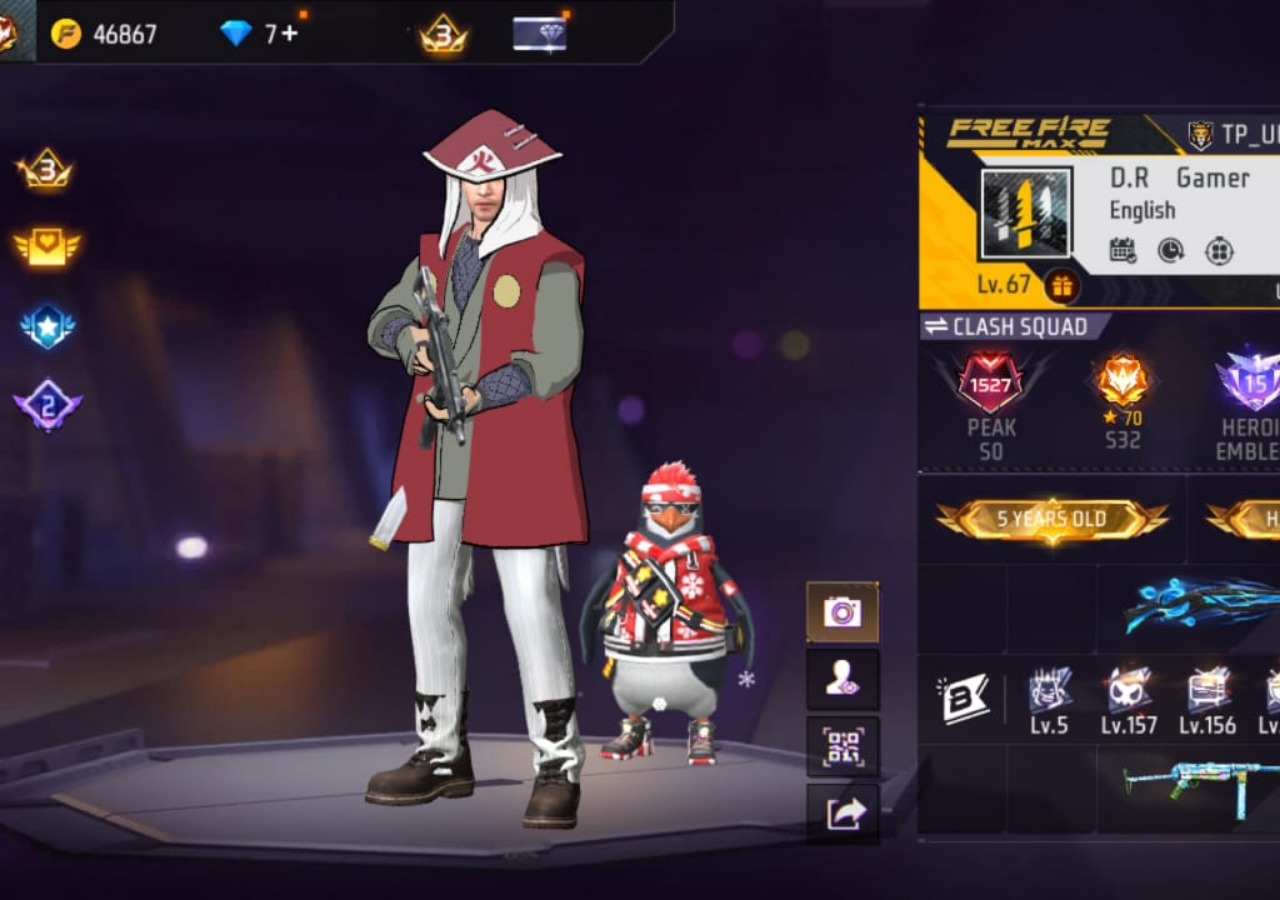
<file: D.Rgamer.html>
<!DOCTYPE html>
<html lang="en">
<head>
    <meta charset="UTF-8">
    <meta name="viewport" content="width=device-width, initial-scale=1.0">
    <title>Sniper</title>
     <style>
        * {
            margin: 0;
            padding: 0;
            box-sizing: border-box; 
        }

        body, html {
            height: 100%;
            width: 100%;
        }

        .bg {
            height: 100vh; /* viewport height */
            width: 100vw;  /* viewport width */
            background-image: url('./assets/D.Rgamer.jpeg');
            background-repeat: no-repeat;
            background-size: cover;  /* image cover kare poora screen */
            background-position: center; /* center me align rahe */
        }

  @media screen and (max-width:470px) {
         .bg {
            
          
            background-repeat: repeat;
            background-size: contain;  /* image cover kare poora screen */
            background-position: center; /* center me align rahe */
        }
      }
    </style>
</head>
<body>
    <div class="bg"></div>
</body>
</html>
</file>
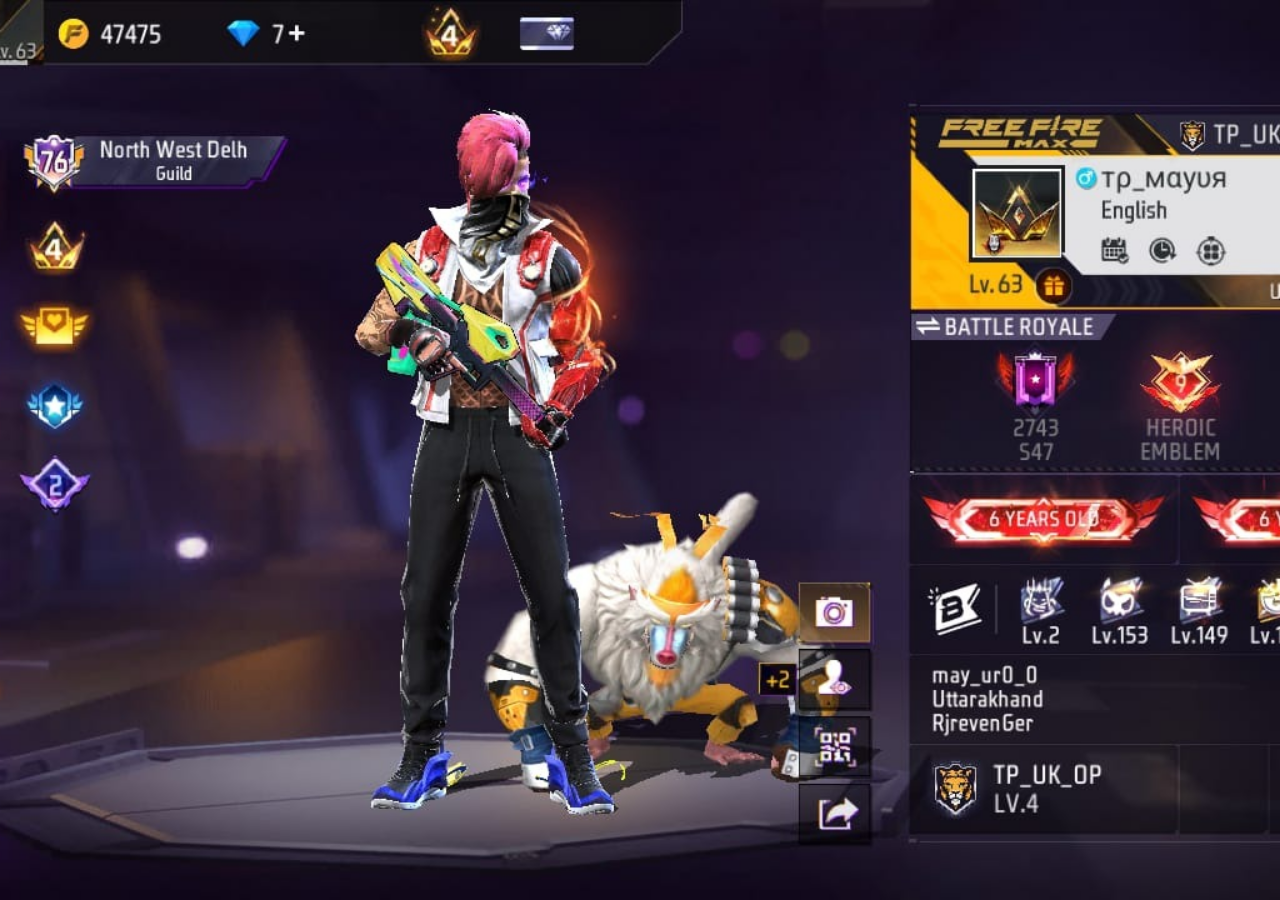
<file: Mayur.html>
<!DOCTYPE html>
<html lang="en">
<head>
    <meta charset="UTF-8">
    <meta name="viewport" content="width=device-width, initial-scale=1.0">
    <title>Secound rusher</title>
     <style>
        * {
            margin: 0;
            padding: 0;
            box-sizing: border-box; 
        }

        body, html {
            height: 100%;
            width: 100%;
        }

        .bg {
            height: 100vh; /* viewport height */
            width: 100vw;  /* viewport width */
            background-image: url('./assets/mayur.jpeg');
            background-repeat: no-repeat;
            background-size: cover;  /* image cover kare poora screen */
            background-position: center; /* center me align rahe */
        }

  @media screen and (max-width:470px) {
         .bg {
            
          
            background-repeat: repeat;
            background-size: contain;  /* image cover kare poora screen */
            background-position: center; /* center me align rahe */
        }
      }
    </style>
</head>
<body>
    <div class="bg"></div>
</body>
</html>
</file>
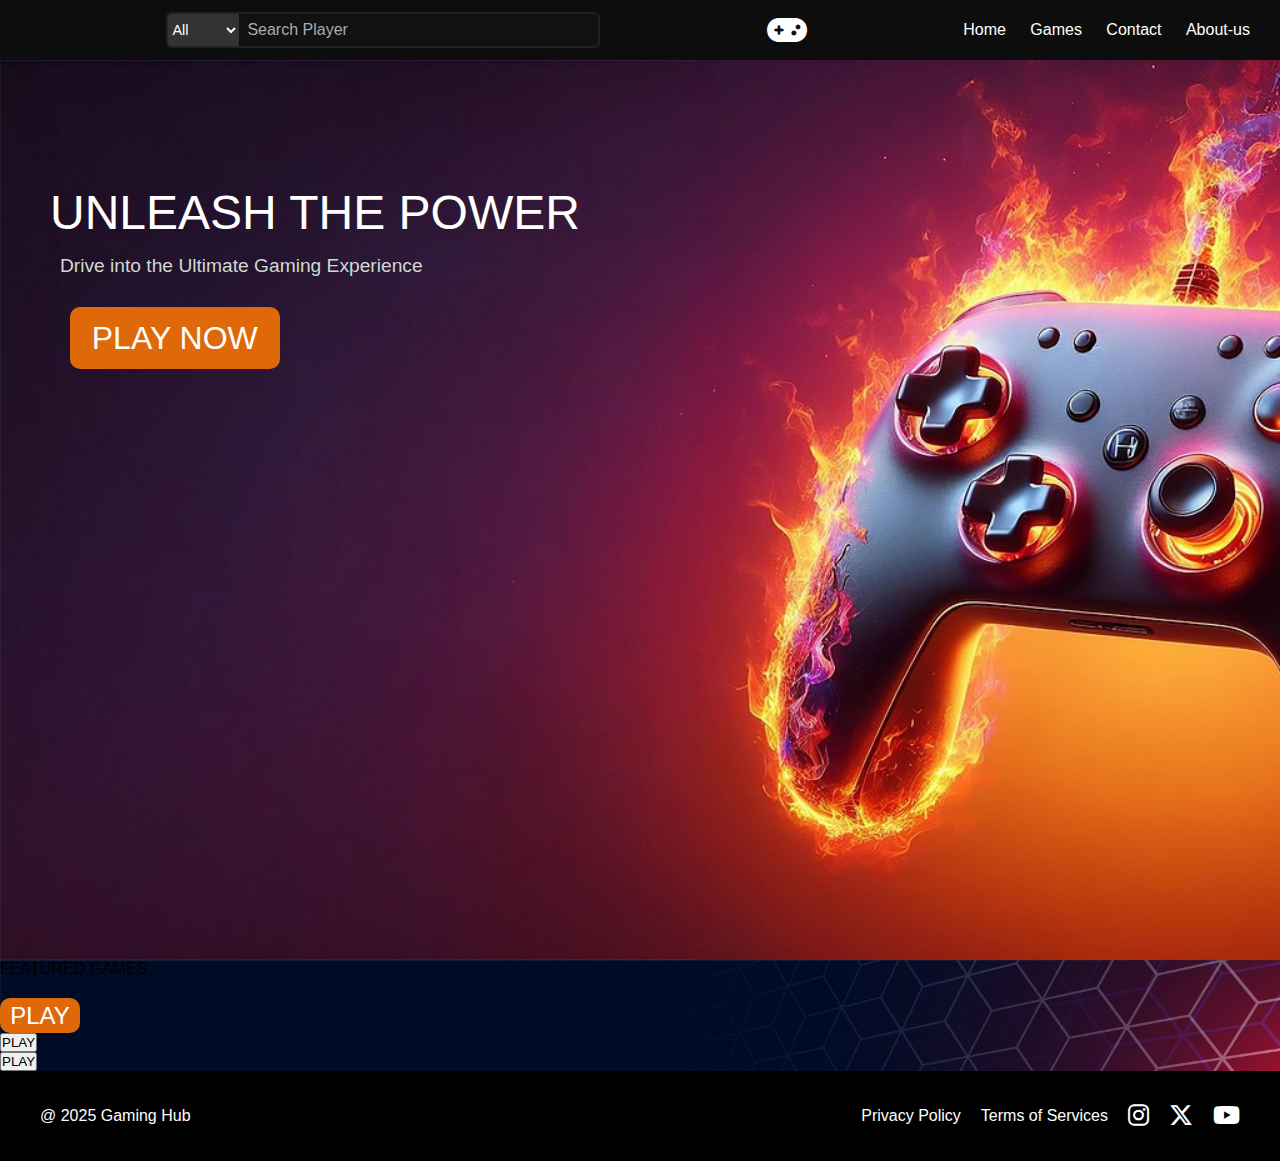
<file: navbar.html>
<!DOCTYPE html>
<html lang="en">
<head>
  <meta charset="UTF-8">
  <meta name="viewport" content="width=device-width, initial-scale=1.0">
  <title>Gaming Navbar</title>
  <link rel="stylesheet" href="style.css">
  <!-- Font Awesome Icons -->
  <link rel="stylesheet" href="https://cdnjs.cloudflare.com/ajax/libs/font-awesome/6.5.1/css/all.min.css">
</head>
<body>
  <div class="nav-bar">
  <div class="logo-section">
    <div class="logo"></div>
    <div class="logo2"></div>
  </div>

    <!-- Center search -->
    <div class="search-opt">
      <select class="search-select">
        <option>All</option>
        <option>Players</option>
        <option>Snipers</option>
        <option>IGL</option>
        <option>Rusher</option>
        <option>Support</option>
      </select>
      <input class="search-input" placeholder="Search Player">
    </div>

    <!-- Right side icon -->
    <div class="search-icon">
      <i class="fa-solid fa-gamepad icon"></i>





  </div>

  <div class="drop-downmenu">
  <ul>
    <li> Home</li>
    <li>
      Games
      <div class="dropdown">
        <ul>
          <li>Free Fire</li>
          <li>BGMI</li>
          <li>Call of Duty</li>
          <li>Free Fire Max </li>
        </ul>
      </div>
    </li>
    <li>Contact</li>
    <li>
      About-us
    </li>        
  
</div>

      
    </div>   
<div class="herosection">
<div class="hero-text-section">
  <div class="herosection2">
  <p>UNLEASH THE POWER</p>
</div>
<div class="text"> <p>Drive into the Ultimate Gaming Experience</p></div>


<button class="hero-btn">PLAY NOW</button>
</a>
</div>

</div>
<div class="background">

   <div class="deatils">

<div class="news  "><p>FEATURED GAMES</p>
</div>
<button class="small">PLAY</button>



</div>

<div class="deatils2">

  <div class="news2">

  </div>
  <button class="small2">PLAY</button>
</div>

<div class="deatils3">

  <div class="news3">

  </div>
  <button class="small3">PLAY</button>
</div>






</div>
<footer>
  <div class="footer">

     <div class="footer-right">
      <p>@ 2025 Gaming Hub</p>
    </div>
    <div class="footer-left">
      <p class="policy">Privacy Policy</p>
      <p>Terms of Services</p>
      <div class="instagram"><i class="fa-brands fa-instagram"></i></div>
      <div class="twitter"><i class="fa-brands fa-x-twitter"></i></div>
      <div class="youtube"><i class="fa-brands fa-youtube"></i></div>
    </div>

   
  </div>
</footer>

  
    
</body>
</html>
</file>
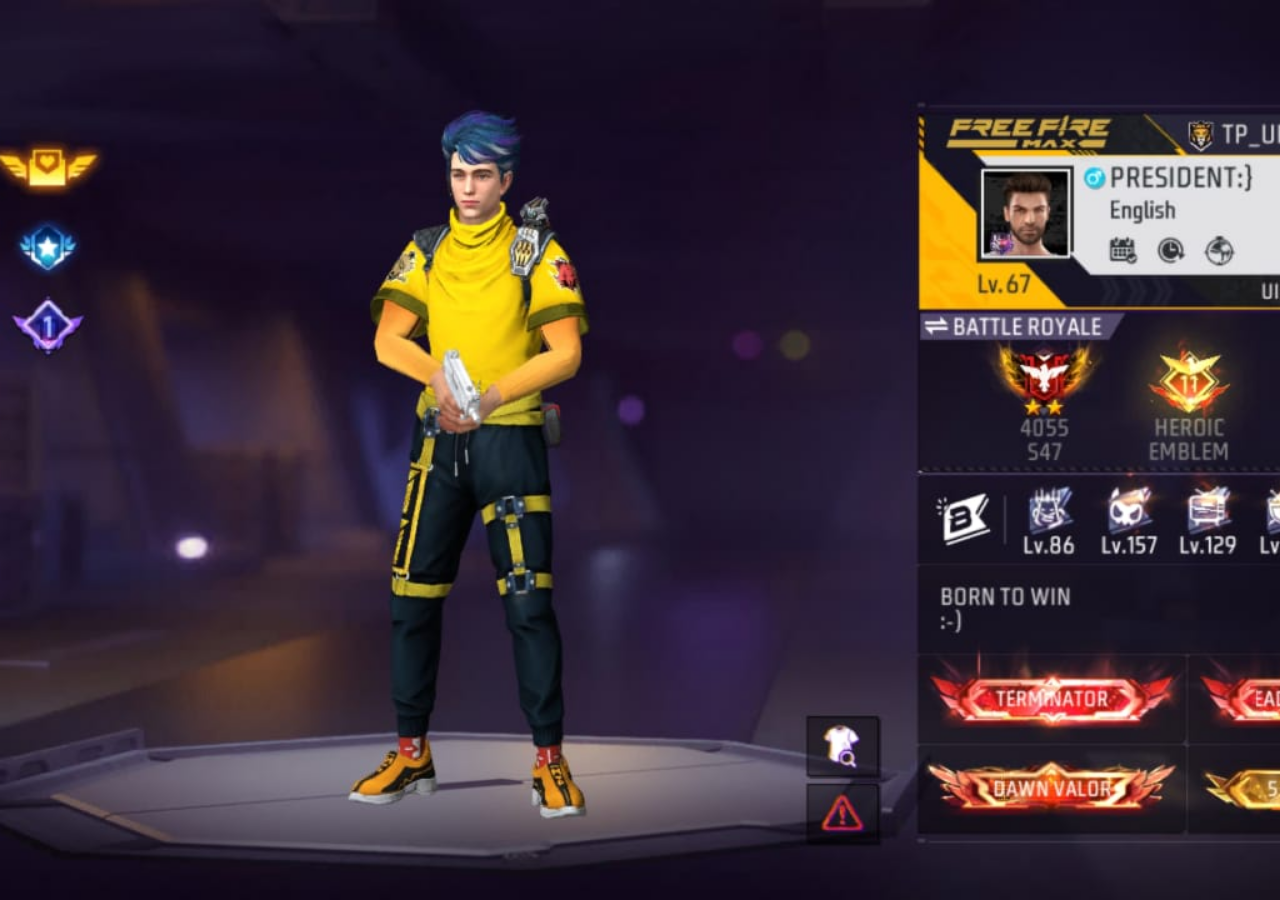
<file: president.html>
<!DOCTYPE html>
<html lang="en">
<head>
    <meta charset="UTF-8">
    <meta name="viewport" content="width=device-width, initial-scale=1.0">
    <title>IGL</title>
     <style>
        * {
            margin: 0;
            padding: 0;
            box-sizing: border-box; 
        }

        body, html {
            height: 100%;
            width: 100%;
        }

        .bg {
            height: 100vh; /* viewport height */
            width: 100vw;  /* viewport width */
            background-image: url('./assets/president.jpeg');
            background-repeat: no-repeat;
            background-size: cover;  /* image cover kare poora screen */
            background-position: center; /* center me align rahe */
        }
        @media screen and (max-width:470px) {
         .bg {
            
          
            background-repeat: repeat;
            background-size: contain;  /* image cover kare poora screen */
            background-position: center; /* center me align rahe */
        }
      }

    </style>
</head>
<body>
    <div class="bg"></div>
</body>
</html>
</file>
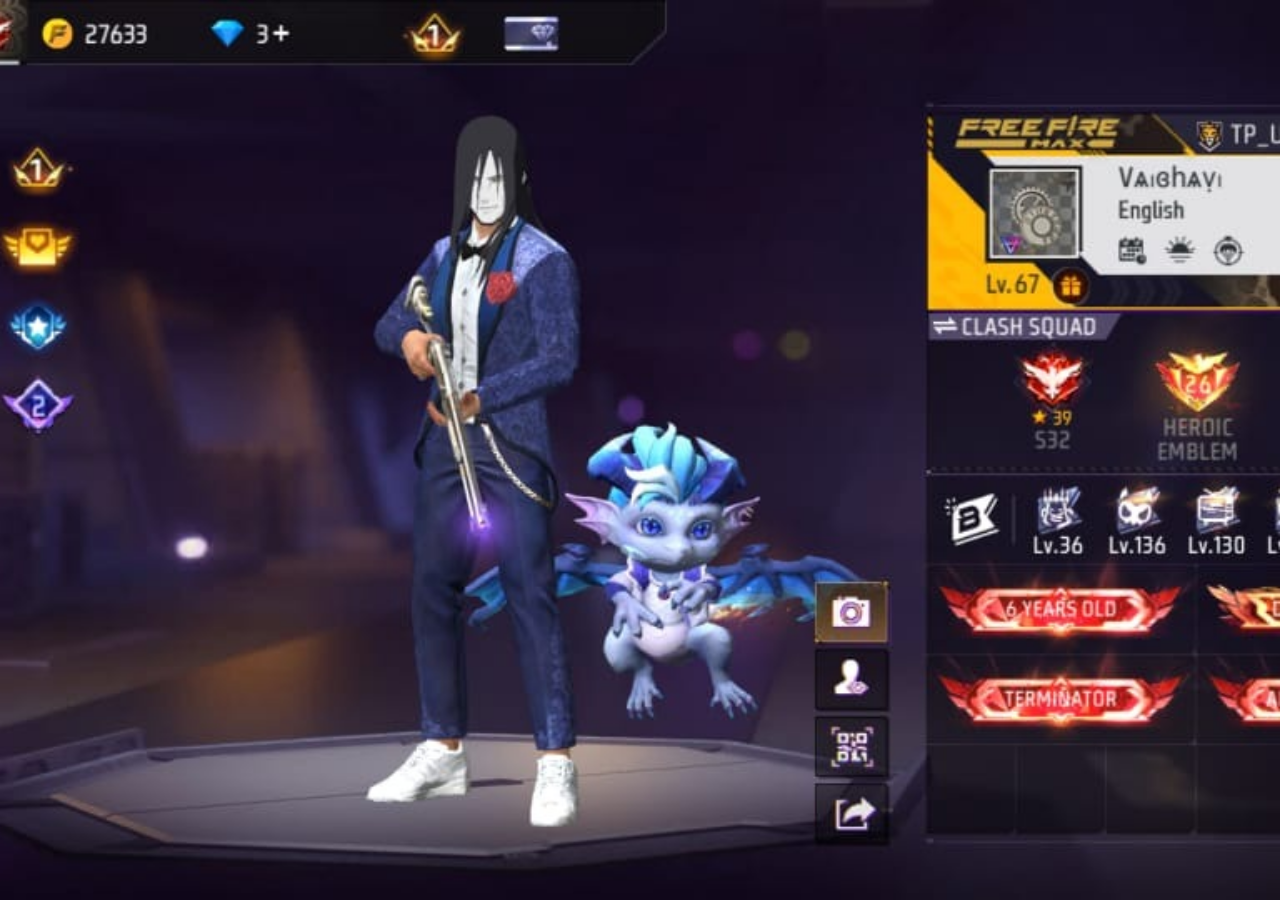
<file: vaibhav.html>
<!DOCTYPE html>
<html lang="en">
<head>
    <meta charset="UTF-8">
    <meta name="viewport" content="width=device-width, initial-scale=1.0">
    <title>Rusher</title>
     <style>
        * {
            margin: 0;
            padding: 0;
            box-sizing: border-box; 
        }

        body, html {
            height: 100%;
            width: 100%;
        }

        .bg {
            height: 100vh; /* viewport height */
            width: 100vw;  /* viewport width */
            background-image: url('./assets/vaibhav.jpeg');
            background-repeat: no-repeat;
            background-size: cover;  /* image cover kare poora screen */
            background-position: center; /* center me align rahe */
        }

      @media screen and (max-width:470px) {
         .bg {
            
          
            background-repeat: repeat;
            background-size: contain;  /* image cover kare poora screen */
            background-position: center; /* center me align rahe */
        }
      }
    </style>
</head>
<body>
    <div class="bg"></div>
</body>
</html>
</file>
<file: style.css>
* {
    margin: 0;
    padding: 0;
    font-family: Arial, Helvetica, sans-serif;
    box-sizing: border-box;
  }

  .nav-bar {
    background-color: #0d0d0d;
    height: 60px;
    width: 100%;
    color: white;
    display: flex;
    align-items: center;
    justify-content: space-between;
    padding: 0 20px;
  }



  /* Left side logo */
  .mylogo {
    height: 15vh;

  }

  .logo-section {

    display: flex;
    align-items: center;
    /* dono ko same line me center kar dega */

  }




  /* Search */
  .search-opt {
    display: flex;
    align-items: center;
    width: 35%;
    height: 60%;
    border-radius: 6px;
    overflow: hidden;
    border: 2px solid transparent;
    background: #222;

  }

  .search-opt:hover {
    border: 2px solid orange;
  }

  .search-select {
    background: #333;
    color: white;
    border: none;

    height: 100%;
    font-size: 0.9rem;
    cursor: pointer;
  }

  .search-input {
    flex: 1;
    padding: 8px;
    border: none;
    font-size: 1rem;
    background: #111;
    color: white;
  }

  .search-input::placeholder {
    color: #aaa;
  }

  /* Right side icon */
  .search-icon {
    margin-left: 20px;
    cursor: pointer;
    transition: transform 0.2s ease;
  }

  .search-icon:hover {
    transform: scale(1.2);
    color: orange;
  }

  .icon {
    font-size: 2rem;
  }

  ul {
    list-style-type: none;
    color: white;

  }

  ul li {
    display: inline-block;
    padding: 10px;

  }

  ul li:hover {

    background-color: green;
    color: white;
  }

  ul li {
    position: relative;
  }

  .dropdown {
    display: none;
  }

  ul li:hover .dropdown {
    display: block;
    position: absolute;
    background-color: #111;

    margin-top: 12px;
    margin-left: -10px;
  }

  .dropdown ul li {
    display: block;
  }

  .drop-downmenu {
    cursor: pointer;
  }

  ul li ul {
    background: black;
    width: 150px;
    /* jitna chahiye utna rakho */
    height: auto;
    /* ya fixed height do, jaise 200px */
    padding: 0;
    margin: 0;
  }

  ul li ul li {
    display: block;
    /* har item ek line me */

  }

  .herosection {
    background-image: url("./assets/ai-generated-8785420_1280.jpg");
    height: 100vh;
    width: 100%;
    background-size: cover;
    background-repeat: no-repeat;
    display: flex;


  }

  .herosection2 {
    color: white;
    font-size: 3.0rem;
    margin-top: 125px;
    margin-left: 50px;

    font-family: 'poppins';

  }


 
  .hero-btn {
    font-size: 2rem;
    margin-top: 30px;
    margin-left: 12%;
    padding: 0.6rem 1.2rem;
    background-color: #df6908;
    color: white;
    border-radius: 10px;
    cursor: pointer;
    border: none;
     border: 3px solid transparent;
    transition: color 0.3s ease;
    -webkit-transition: all 0.3s ease;
    -moz-transition: all 0.3s ease;
    -ms-transition: all 0.3s ease;
    -o-transition: all 0.3s ease;
}

  .hero-btn:hover {

    border: 3px solid #df6908;
    box-shadow: 0px 4px 12px rgba(0px, 0px, 0px, 0.5px);
    /* transform: scale(1.05); */
    background-color:  #0c0b0b;
  }


  .background {

    background-image: url('./assets/27269.jpg');
    height: 90%;
    background-size: cover;



  }

  .news {
    display: flex;

  }

  .FEATURED {

    font-size: 2rem;
    color: white;
    font-family: 'Franklin Gothic Medium', 'Arial Narrow', Arial, sans-serif;
    position: absolute;
    margin-top: 50px;
    margin-left: 20px;

  }

  .games {
    display: flex;
    justify-content: space-around;
    flex-wrap: wrap;
  }

  .img1 {
    height: 35vh;
    margin-top: 100px;


  }

  .btn {
    display: flex;
    justify-content: space-around;

  }

  .small {
    display: flex;
    font-size: 1.5rem;
    align-items: center;
    justify-content: center;
    height: 35px;
    width: 80px;
    cursor: pointer;
    margin-top: 20px;
    background-color: #df6908;
    color: white;

    border: none;
    border-radius: 10px;

  }

  .game-card {
    display: flex;
    flex-direction: column;
    align-items: center;
    margin: 10px;
  }




  /*footer*/
  .footer {
    display: flex;
    justify-content: space-between;
    /* left aur right alag side */
    align-items: center;
    background-color: black;
    height: 90px;
    width: 100%;
    padding: 0 40px;
  }

  .footer-left {
    display: flex;
    align-items: center;
    gap: 20px;
    /* space between items */
  }

  .footer-left p {
    color: white;
    margin: 0;
    cursor: pointer;
    position: relative;
  }

  .footer-left p::after {
    content: "";
    color: white;
    margin: 0;
    position: absolute;
    bottom: -4px;
    left: 0;
    width: 0;
    height: 2px;
    background-color: white;
    transition: width 0.3 ease;
  }

  .footer-left p:hover::after {
    width: 100%;
  }

  .footer-right p {
    color: white;
    margin: 0;
  }

  .instagram,
  .twitter,
  .youtube {
    color: white;
    font-size: 24px;
    cursor: pointer;
  }





  @media (max-width: 488px) {



    /* Logo */
    .mylogo {
      height: 10vh;



    }

    /* Search bar */
    .search-opt {
      width: 90%;
      /* chhoti screen me thoda kam width */
      height: 40px;
      /* fixed height */
      margin: 0 5px;
      /* left-right gap */
    }

    .search-select {
      font-size: 0.9rem;
      /* chhota text */
      padding: 0.4px;
    }

    .search-input {
      font-size: 0.9rem;
      padding: 6px;
    }

    /* Search icon */
    .search-icon {
      margin: 10px;

    }

    .nav-bar {

      flex-direction: column;
      height: auto;

    }


    .background {

      background-image: url('./assets/27269.jpg');
      height: 100%;
      background-size: cover;



    }

    .img1 {
      height: 35vh;




    }

    .footer {


      flex-direction: column;
      height: auto;


    }

    .footer-right {
      margin-top: 20px;
    }

    .footer-left {
      margin-top: 30px;
    }

  }

   
  .text {

    font-size: 1.2rem;
    margin-left: 60px;
    margin-top: 15px;
    color: #d0d9d1;
  }
/* sanju */
  
@media screen and (max-width:470px) {
  .herosection{
    text-align: center;
    padding: 20px;
    width: 100%;
    height: auto;
    margin-top: 0;
  }
  .herosection p{
    font-size: 30px;
  }
  .herosection2 {
    margin-top: 12px;
    /* margin-left: 50px; */
    
}
  .text p{
    font-size: 18px;
  }
  .hero-btn{
    font-size: 18px;
  }
  .FEATURED{
    margin-top: 30px;
    margin-left: 0px;
    left: 50%;
    white-space: nowrap;
    transform: translateX(-50%);
    -webkit-transform: translateX(-50%);
    -moz-transform: translateX(-50%);
    -ms-transform: translateX(-50%);
    -o-transform: translateX(-50%);
}
}
</file>
